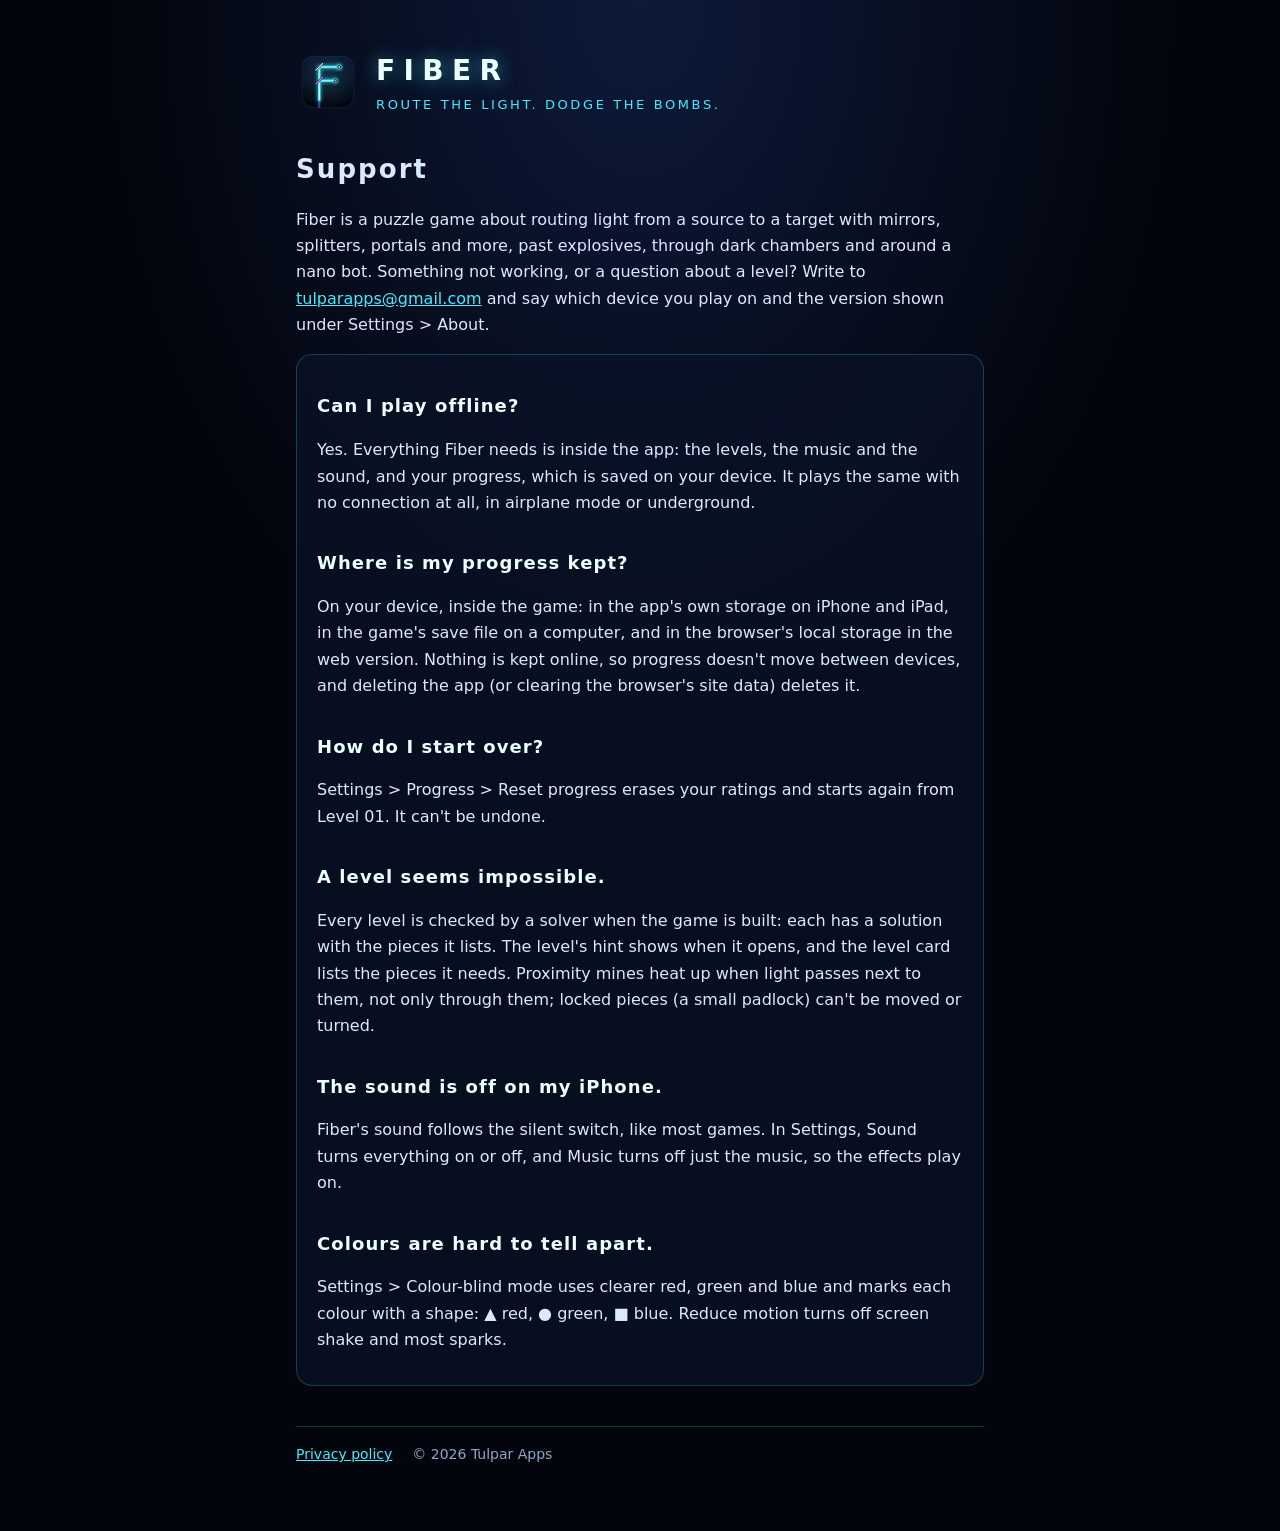
<file: index.html>
<!doctype html>
<html lang="en">
<head>
  <meta charset="utf-8">
  <meta name="viewport" content="width=device-width, initial-scale=1">
  <title>Fiber · Support</title>
  <meta name="description" content="Help with Fiber, a puzzle game about routing light past bombs.">
  <link rel="icon" href="logo.svg">
  <link rel="stylesheet" href="style.css">
</head>
<body>
<main>
  <header>
    <img src="logo.svg" alt="">
    <div><div class="name">FIBER</div><div class="tag">Route the light. Dodge the bombs.</div></div>
  </header>

  <h1>Support</h1>
  <p>Fiber is a puzzle game about routing light from a source to a target with mirrors, splitters,
  portals and more, past explosives, through dark chambers and around a nano bot. Something not
  working, or a question about a level? Write to
  <a href="mailto:tulparapps@gmail.com">tulparapps@gmail.com</a> and say which device you play on and the version
  shown under Settings &gt; About.</p>

  <section class="card">
    <h2>Can I play offline?</h2>
    <p>Yes. Everything Fiber needs is inside the app: the levels, the music and the sound, and your
    progress, which is saved on your device. It plays the same with no connection at all, in airplane
    mode or underground.</p>

    <h2>Where is my progress kept?</h2>
    <p>On your device, inside the game: in the app's own storage on iPhone and iPad, in the
    game's save file on a computer, and in the browser's local storage in the web version. Nothing
    is kept online, so progress doesn't move between devices, and deleting the app (or clearing the
    browser's site data) deletes it.</p>

    <h2>How do I start over?</h2>
    <p>Settings &gt; Progress &gt; Reset progress erases your ratings and starts again from Level 01.
    It can't be undone.</p>

    <h2>A level seems impossible.</h2>
    <p>Every level is checked by a solver when the game is built: each has a solution with the
    pieces it lists. The level's hint shows when it opens, and the level card lists the pieces it
    needs. Proximity mines heat up when light passes next to them, not only through them; locked
    pieces (a small padlock) can't be moved or turned.</p>

    <h2>The sound is off on my iPhone.</h2>
    <p>Fiber's sound follows the silent switch, like most games. In Settings, Sound turns everything
    on or off, and Music turns off just the music, so the effects play on.</p>

    <h2>Colours are hard to tell apart.</h2>
    <p>Settings &gt; Colour-blind mode uses clearer red, green and blue and marks each colour with a
    shape: ▲ red, ● green, ■ blue. Reduce motion turns off screen shake and most sparks.</p>
  </section>

  <nav>
    <a href="privacy.html">Privacy policy</a>
    <span class="muted">© 2026 Tulpar Apps</span>
  </nav>
</main>
</body>
</html>
</file>
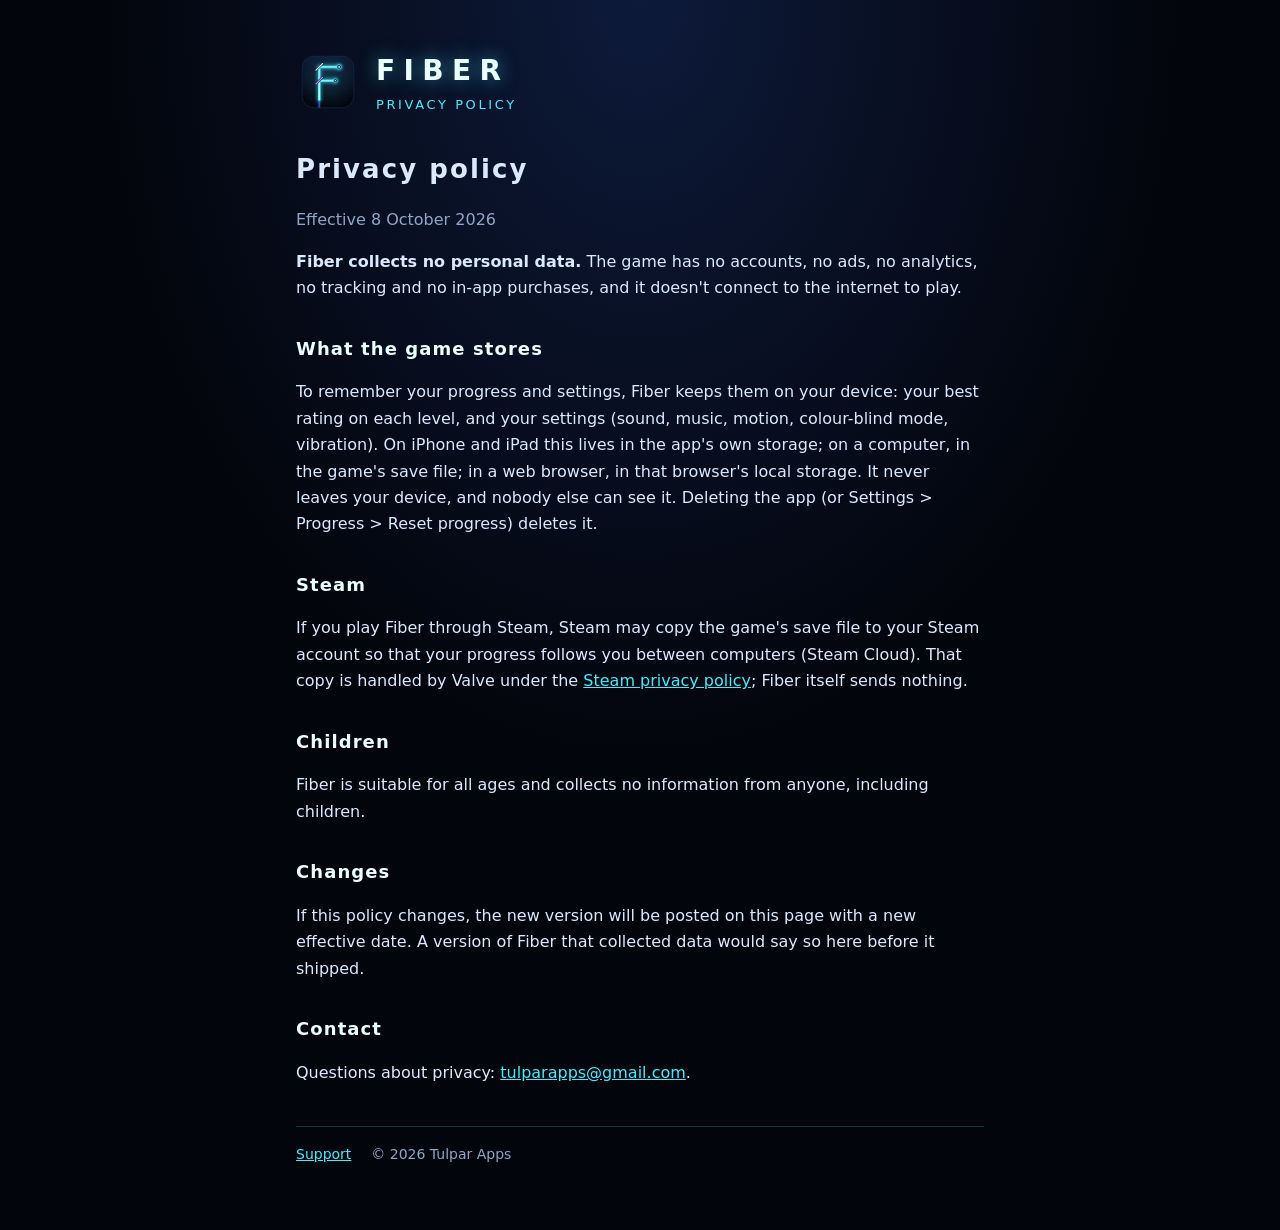
<file: privacy.html>
<!doctype html>
<html lang="en">
<head>
  <meta charset="utf-8">
  <meta name="viewport" content="width=device-width, initial-scale=1">
  <title>Fiber · Privacy policy</title>
  <meta name="description" content="Fiber collects no personal data.">
  <link rel="icon" href="logo.svg">
  <link rel="stylesheet" href="style.css">
</head>
<body>
<main>
  <header>
    <img src="logo.svg" alt="">
    <div><div class="name">FIBER</div><div class="tag">Privacy policy</div></div>
  </header>

  <h1>Privacy policy</h1>
  <p class="muted">Effective 8 October 2026</p>

  <p><strong>Fiber collects no personal data.</strong> The game has no accounts, no ads, no
  analytics, no tracking and no in-app purchases, and it doesn't connect to the internet to play.</p>

  <h2>What the game stores</h2>
  <p>To remember your progress and settings, Fiber keeps them on your device: your best rating on
  each level, and your settings (sound, music, motion, colour-blind mode, vibration). On iPhone and iPad this lives in
  the app's own storage; on a computer, in the game's save file; in a web browser, in that browser's
  local storage. It never leaves your device, and nobody else can see it. Deleting the app (or
  Settings &gt; Progress &gt; Reset progress) deletes it.</p>

  <h2>Steam</h2>
  <p>If you play Fiber through Steam, Steam may copy the game's save file to your Steam account so
  that your progress follows you between computers (Steam Cloud). That copy is handled by Valve
  under the <a href="https://store.steampowered.com/privacy_agreement/">Steam privacy policy</a>;
  Fiber itself sends nothing.</p>

  <h2>Children</h2>
  <p>Fiber is suitable for all ages and collects no information from anyone, including children.</p>

  <h2>Changes</h2>
  <p>If this policy changes, the new version will be posted on this page with a new effective date.
  A version of Fiber that collected data would say so here before it shipped.</p>

  <h2>Contact</h2>
  <p>Questions about privacy: <a href="mailto:tulparapps@gmail.com">tulparapps@gmail.com</a>.</p>

  <nav>
    <a href="index.html">Support</a>
    <span class="muted">© 2026 Tulpar Apps</span>
  </nav>
</main>
</body>
</html>
</file>
<file: style.css>
/* Fiber's support and privacy pages: the game's dark chamber and cyan light, no web fonts or trackers. */
:root {
  color-scheme: dark;
  --bg: #03050c;
  --panel: #0b1328;
  --line: rgba(69, 236, 255, 0.22);
  --text: #dbe9ff;
  --muted: #8fa6c8;
  --accent: #45ecff;
}

* {
  box-sizing: border-box;
}

body {
  margin: 0;
  background: radial-gradient(ellipse at 50% 0%, #0d1a3a 0%, var(--bg) 60%) fixed, var(--bg);
  color: var(--text);
  font: 16px/1.65 system-ui, -apple-system, 'Segoe UI', Roboto, sans-serif;
}

main {
  max-width: 720px;
  margin: 0 auto;
  padding: 48px 16px 64px;
}

header {
  display: flex;
  align-items: center;
  gap: 16px;
  margin-bottom: 32px;
}

header img {
  width: 64px;
  height: 64px;
  border-radius: 14px;
}

header .name {
  font-size: 28px;
  font-weight: 700;
  letter-spacing: 0.3em;
  color: #eaffff;
  text-shadow: 0 0 18px rgba(69, 236, 255, 0.5);
}

header .tag {
  font-size: 13px;
  letter-spacing: 0.2em;
  text-transform: uppercase;
  color: var(--accent);
}

h1 {
  font-size: 26px;
  letter-spacing: 0.08em;
  margin: 0 0 8px;
}

h2 {
  font-size: 18px;
  letter-spacing: 0.06em;
  margin: 32px 0 8px;
  color: #eaffff;
}

p,
li {
  color: var(--text);
}

.muted {
  color: var(--muted);
}

a {
  color: var(--accent);
}

section.card {
  margin-top: 16px;
  padding: 4px 20px 16px;
  border: 1px solid var(--line);
  border-radius: 16px;
  background: rgba(11, 19, 40, 0.7);
}

nav {
  display: flex;
  flex-wrap: wrap;
  gap: 8px 20px;
  margin-top: 40px;
  padding-top: 16px;
  border-top: 1px solid var(--line);
  font-size: 14px;
}
</file>
